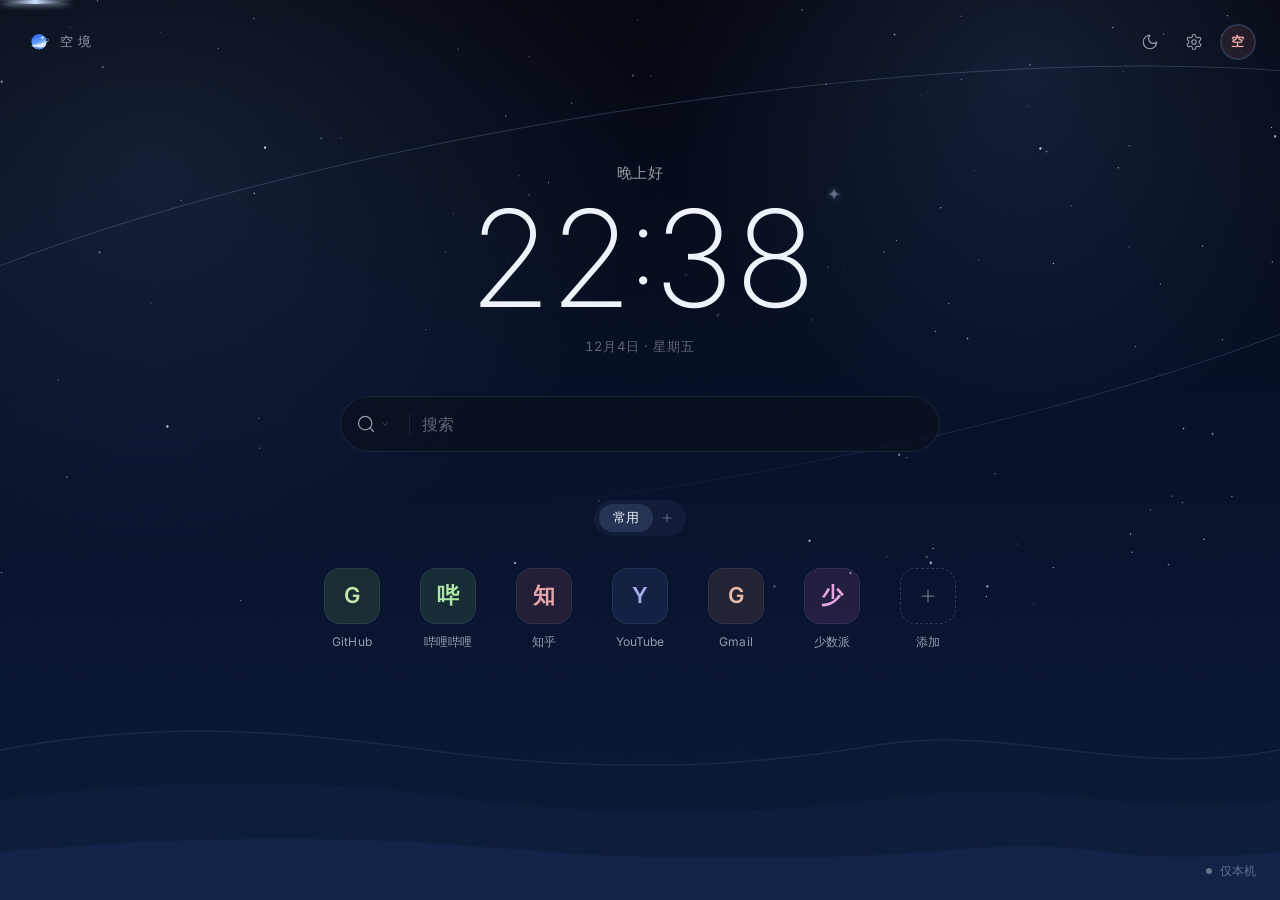
<file: 03-空境新标签页-未发现问题/ext/index.html>
<!doctype html>
<html lang="zh-CN">
  <head>
    <meta charset="UTF-8" />
    <meta name="viewport" content="width=device-width,initial-scale=1.0" />
    <title>新标签页</title>
    <link rel="stylesheet" href="./boot.css" />
    <script src="./boot.js"></script>
    <script type="module" crossorigin src="./assets/index-Dtzt8b-y.js"></script>
    <link rel="modulepreload" crossorigin href="./assets/v2-CStcP4Gu.js">
    <link rel="stylesheet" crossorigin href="./assets/v2-CBAlIJyb.css">
    <link rel="stylesheet" crossorigin href="./assets/index-CbWP0E-l.css">
  </head>
  <body>
    <div id="root"></div>
  </body>
</html>
</file>
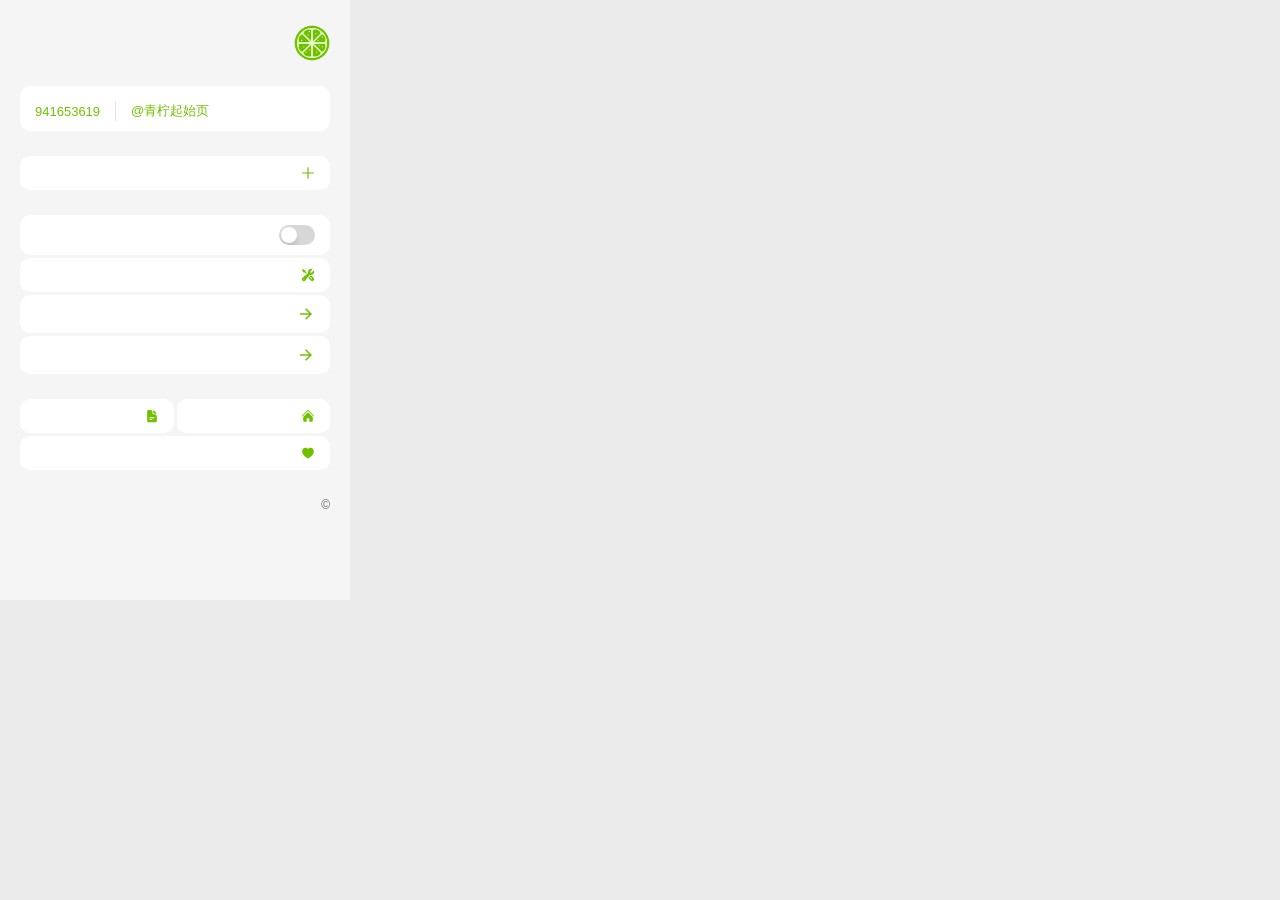
<file: 02-青柠起始页-未发现问题/ext/popup-ext.html>
<!DOCTYPE html>
<!-- HTML written by limestart.cn -->
<!-- Copyright Mao Ruoxin & Shangzhen Yang. All Rights Reserved. -->
<html lang="zh-CN">

<head>
	<meta charset="utf-8" />
	<link rel="stylesheet" href="styles/popup-ext.css" />
</head>

<body>
	<div class="main-page" id="main-page">
		<header>
			<h1 data-i18n="lime_start_page_extension"></h1>
			<a class="logo-wrapper" href="https://www.limestart.cn/" title="青柠起始页" target="_blank">
				<span class="logo"></span>
			</a>
		</header>
		<div class="menu-item welcome-container">
			<div class="welcome-text" data-i18n="welcome_text"></div>
			<div class="contact-container">
				<div>
					<div class="description" data-i18n="qq_group"></div>
					<a href="https://qm.qq.com/cgi-bin/qm/qr?_wv=1027&k=ysuGDCHA6SVUK-Glc15Di8KJ4yDgWVKK&authKey=q2mQe5J8jFHwXt0pMbrEQUx9yVdTyp7k2kE%2FN7pqYp0zv6Irzu6z7P4ioHLeadEE&noverify=0&group_code=941653619" target="_blank">941653619</a>
				</div>
				<span class="divider"></span>
				<div>
					<div class="description" data-i18n="weibo"></div>
					<a href="https://weibo.com/limestart" target="_blank">@青柠起始页</a>
				</div>
			</div>
		</div>
		<div class="menu-group-title" data-i18n="quick_action"></div>
		<button class="menu-item button" id="add-shortcut-button" type="button">
			<span data-i18n="add_current_website_to_shortcuts"></span>
			<svg xmlns="http://www.w3.org/2000/svg" viewBox="0 0 24 24" width="14" height="14">
				<path d="M11 11.0001L11 2.0005L13 2.00049L13 11.0001L22.0001 10.9999L22.0002 12.9999L13 13.0001L13.0001 22L11.0001 22L11.0001 13.0001L2.00004 13.0003L2 11.0003L11 11.0001Z"></path>
			</svg>
		</button>
		<div class="menu-group-title" data-i18n="extension_settings"></div>
		<div class="menu-item option">
			<div>
				<div data-i18n="auto_focus_on_search_bar"></div>
				<div class="description menu-item-description" data-i18n="auto_focus_on_search_bar_description">
				</div>
			</div>
			<label class="switch">
				<input type="checkbox" id="checkbox-redirect-new-tab" />
				<span class="slider"></span>
			</label>
		</div>
		<button class="menu-item button" id="fix-cache-button" type="button">
			<div>
				<div data-i18n="fix_cache"></div>
				<div class="description menu-item-description" data-i18n="fix_cache_description"></div>
			</div>
			<svg xmlns="http://www.w3.org/2000/svg" viewBox="0 0 24 24" width="14" height="14">
				<path fill-rule="evenodd" d="M12 6.75a5.25 5.25 0 0 1 6.775-5.025.75.75 0 0 1 .313 1.248l-3.32 3.319c.063.475.276.934.641 1.299.365.365.824.578 1.3.64l3.318-3.319a.75.75 0 0 1 1.248.313 5.25 5.25 0 0 1-5.472 6.756c-1.018-.086-1.87.1-2.309.634L7.344 21.3A3.298 3.298 0 1 1 2.7 16.657l8.684-7.151c.533-.44.72-1.291.634-2.309A5.342 5.342 0 0 1 12 6.75ZM4.117 19.125a.75.75 0 0 1 .75-.75h.008a.75.75 0 0 1 .75.75v.008a.75.75 0 0 1-.75.75h-.008a.75.75 0 0 1-.75-.75v-.008Z" clip-rule="evenodd" />
				<path d="m10.076 8.64-2.201-2.2V4.874a.75.75 0 0 0-.364-.643l-3.75-2.25a.75.75 0 0 0-.916.113l-.75.75a.75.75 0 0 0-.113.916l2.25 3.75a.75.75 0 0 0 .643.364h1.564l2.062 2.062 1.575-1.297Z" />
				<path fill-rule="evenodd" d="m12.556 17.329 4.183 4.182a3.375 3.375 0 0 0 4.773-4.773l-3.306-3.305a6.803 6.803 0 0 1-1.53.043c-.394-.034-.682-.006-.867.042a.589.589 0 0 0-.167.063l-3.086 3.748Zm3.414-1.36a.75.75 0 0 1 1.06 0l1.875 1.876a.75.75 0 1 1-1.06 1.06L15.97 17.03a.75.75 0 0 1 0-1.06Z" clip-rule="evenodd" />
			</svg>

		</button>
		<button class="menu-item button" id="dunight-button" type="button">
			<div>
				<div data-i18n="beautify_baidu_search_results_page"></div>
				<div class="description menu-item-description" data-i18n="beautify_baidu_search_results_page_description"></div>
			</div>
			<svg xmlns="http://www.w3.org/2000/svg" viewBox="0 0 24 24" width="18" height="18">
				<path d="M16.1716 10.9999L10.8076 5.63589L12.2218 4.22168L20 11.9999L12.2218 19.778L10.8076 18.3638L16.1716 12.9999H4V10.9999H16.1716Z"></path>
			</svg>
		</button>
		<button class="menu-item button" id="more-settings-button" type="button">
			<div>
				<div data-i18n="more_settings"></div>
				<div class="description menu-item-description" data-i18n="more_settings_description"></div>
			</div>
			<svg xmlns="http://www.w3.org/2000/svg" viewBox="0 0 24 24" width="18" height="18">
				<path d="M16.1716 10.9999L10.8076 5.63589L12.2218 4.22168L20 11.9999L12.2218 19.778L10.8076 18.3638L16.1716 12.9999H4V10.9999H16.1716Z"></path>
			</svg>
		</button>
		<div class="menu-group-title" data-i18n="extension_information"></div>
		<div class="button-group">
			<button class="menu-item button half-width" id="change-log-button" type="button">
				<span data-i18n="change_log"></span>
				<svg xmlns="http://www.w3.org/2000/svg" viewBox="0 0 24 24" width="14" height="14">
					<path fill-rule="evenodd" d="M5.625 1.5c-1.036 0-1.875.84-1.875 1.875v17.25c0 1.035.84 1.875 1.875 1.875h12.75c1.035 0 1.875-.84 1.875-1.875V12.75A3.75 3.75 0 0 0 16.5 9h-1.875a1.875 1.875 0 0 1-1.875-1.875V5.25A3.75 3.75 0 0 0 9 1.5H5.625ZM7.5 15a.75.75 0 0 1 .75-.75h7.5a.75.75 0 0 1 0 1.5h-7.5A.75.75 0 0 1 7.5 15Zm.75 2.25a.75.75 0 0 0 0 1.5H12a.75.75 0 0 0 0-1.5H8.25Z" clip-rule="evenodd" />
					<path d="M12.971 1.816A5.23 5.23 0 0 1 14.25 5.25v1.875c0 .207.168.375.375.375H16.5a5.23 5.23 0 0 1 3.434 1.279 9.768 9.768 0 0 0-6.963-6.963Z" />
				</svg>
			</button>
			<button class="menu-item button half-width" id="intro-page-button" type="button">
				<span data-i18n="official_website"></span>
				<svg xmlns="http://www.w3.org/2000/svg" viewBox="0 0 24 24" width="14" height="14">
					<path d="M11.47 3.841a.75.75 0 0 1 1.06 0l8.69 8.69a.75.75 0 1 0 1.06-1.061l-8.689-8.69a2.25 2.25 0 0 0-3.182 0l-8.69 8.69a.75.75 0 1 0 1.061 1.06l8.69-8.689Z" />
					<path d="m12 5.432 8.159 8.159c.03.03.06.058.091.086v6.198c0 1.035-.84 1.875-1.875 1.875H15a.75.75 0 0 1-.75-.75v-4.5a.75.75 0 0 0-.75-.75h-3a.75.75 0 0 0-.75.75V21a.75.75 0 0 1-.75.75H5.625a1.875 1.875 0 0 1-1.875-1.875v-6.198a2.29 2.29 0 0 0 .091-.086L12 5.432Z" />
				</svg>
			</button>
			<button class="menu-item button" id="rate-button" type="button">
				<span data-i18n="rate_us"></span>
				<svg xmlns="http://www.w3.org/2000/svg" viewBox="0 0 24 24" width="14" height="14">
					<path d="M16.5 3C19.5376 3 22 5.5 22 9C22 16 14.5 20 12 21.5C9.5 20 2 16 2 9C2 5.5 4.5 3 7.5 3C9.35997 3 11 4 12 5C13 4 14.64 3 16.5 3Z"></path>
				</svg>
			</button>
		</div>
		<footer>
			<div id="version-text"></div>
			<div>
				&copy; <span id="copyright-year"></span>
				<a data-i18n="retinbox" href="https://www.retiehe.com/" target="_blank"></a>
			</div>
		</footer>
	</div>
	<script src="scripts/popup-ext.js"></script>
</body>

</html>
</file>
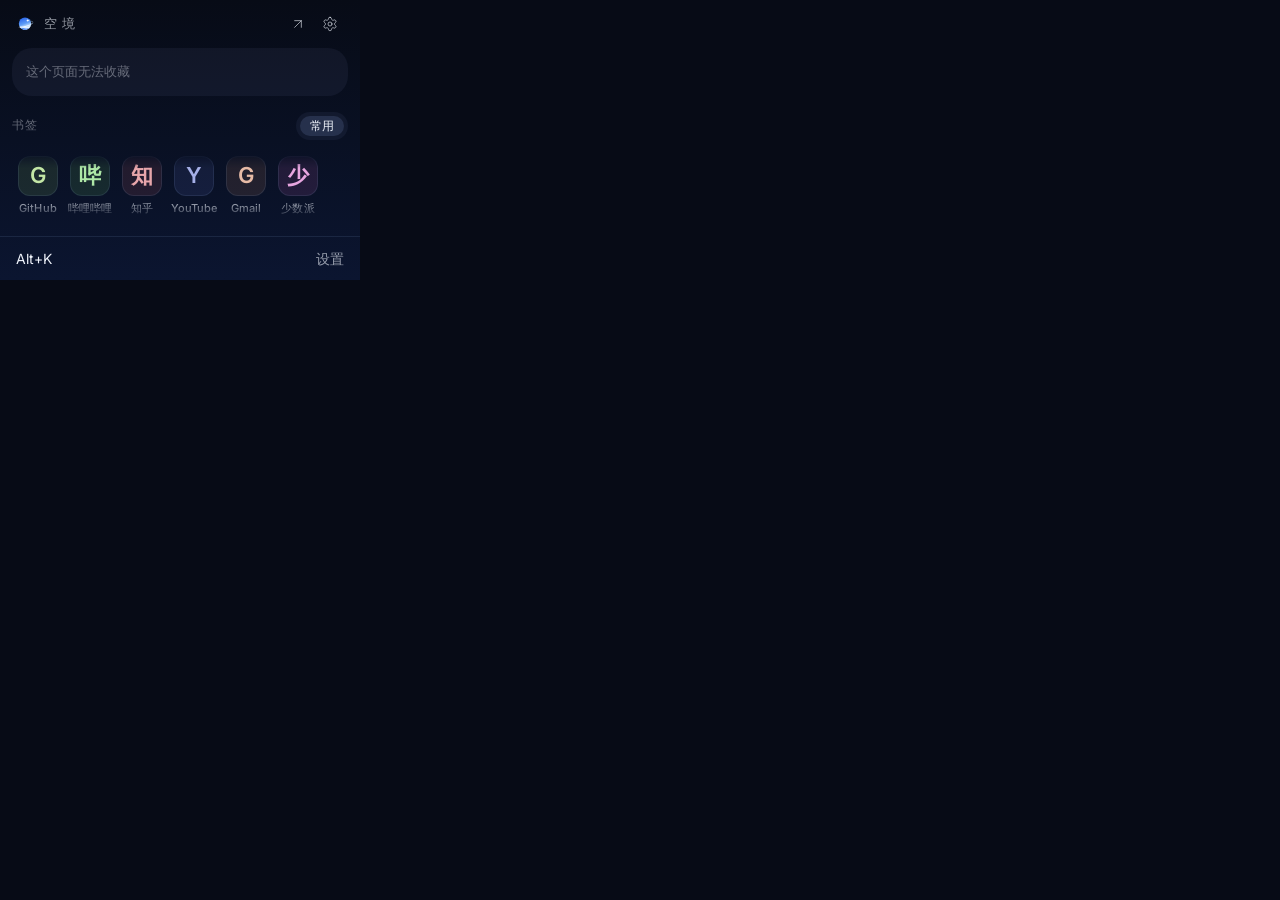
<file: 03-空境新标签页-未发现问题/ext/popup.html>
<!doctype html><html lang="zh-CN"><head><meta charset="UTF-8"><meta name="viewport" content="width=device-width,initial-scale=1"><title>空境 · 快速收藏</title><link rel="stylesheet" href="./boot.css"><script src="./boot.js"></script>  <script type="module" crossorigin src="./assets/popup-Df31dqmy.js"></script>
  <link rel="modulepreload" crossorigin href="./assets/v2-CStcP4Gu.js">
  <link rel="stylesheet" crossorigin href="./assets/v2-CBAlIJyb.css">
  <link rel="stylesheet" crossorigin href="./assets/popup-C-CUJxMj.css">
</head><body><div id="root"></div></body></html>
</file>
<file: 03-空境新标签页-未发现问题/ext/boot.css>
html{background:#070B16;color-scheme:dark}html[data-theme=light]{background:#F3F6FA;color-scheme:light}body{margin:0}#root{min-height:100vh}
</file>
<file: 03-空境新标签页-未发现问题/ext/assets/v2-CBAlIJyb.css>
@font-face{font-family:Inter;src:url(./inter-latin-wght-normal-Dx4kXJAl.woff2) format("woff2");font-style:normal;font-weight:100 900;font-display:swap}@property --accent{syntax: "<color>"; inherits: true; initial-value: #7db0ff;}:root{--bg: #070b16;--surface: rgba(160, 190, 255, .06);--surface-hover: rgba(160, 190, 255, .1);--surface-active: rgba(160, 190, 255, .14);--toggle-off: rgba(160, 190, 255, .22);--glass: rgba(10, 16, 32, .7);--border: rgba(170, 200, 255, .1);--border-strong: rgba(170, 200, 255, .2);--text: #eef2fa;--text-2: rgba(238, 242, 250, .62);--text-3: rgba(238, 242, 250, .38);--accent: #7db0ff;--accent-soft: color-mix(in oklab, var(--accent) 16%, transparent);--danger: #ff6b6b;--success: #5ee3a1;--warning: #ffc86b;--scrim: rgba(0, 4, 16, .4);--btn-primary-bg: #eef2fa;--btn-primary-fg: #0a1020;--sky: #7db0ff;--mist: #5edccb;--dusk: #ffb08a;--nebula: #b6a4ff;--sakura: #ff9ec0;--font: Inter, "PingFang SC", "HarmonyOS Sans SC", "MiSans", "Microsoft YaHei UI", "Noto Sans SC", sans-serif;--mono: ui-monospace, "Cascadia Mono", "SF Mono", "JetBrains Mono", Consolas, monospace;--clock-size: clamp(84px, 10.5vw, 136px);--clock-weight: 200;--clock-tracking: -.045em;--greeting-size: 15px;--greeting-tracking: .02em;--date-size: 13px;--date-tracking: .08em;--panel-title-size: 18px;--panel-title-tracking: -.01em;--dialog-title-size: 22px;--dialog-title-tracking: -.015em;--body-size: 14px;--label-size: 12px;--label-tracking: .1em;--bookmark-size: 12px;--bookmark-tracking: .01em;--button-size: 14px;--button-tracking: .01em;--wordmark-size: 13px;--wordmark-tracking: .36em;--s-1: 4px;--s-2: 8px;--s-3: 12px;--s-4: 16px;--s-5: 20px;--s-6: 24px;--s-8: 32px;--s-10: 40px;--s-12: 48px;--s-14: 56px;--s-18: 72px;--s-24: 96px;--r-xs: 8px;--r-sm: 12px;--r-md: 16px;--r-lg: 20px;--r-xl: 24px;--r-2xl: 28px;--r-pill: 999px;--shadow-float: 0 30px 80px -20px rgba(0, 0, 10, .7), 0 8px 24px -12px rgba(0, 0, 10, .55);--shadow-tile-hover: 0 12px 28px -12px rgba(0, 0, 10, .75);--ease-out: cubic-bezier(.22, 1, .36, 1);--ease-in-out: cubic-bezier(.65, 0, .35, 1);--ease-in: cubic-bezier(.55, 0, 1, .45);--dur-micro: .12s;--dur-fast: .2s;--dur-base: .32s;--dur-slow: .52s;--dur-scene: .76s;--spring-snappy-stiffness: 520;--spring-snappy-damping: 38;--spring-snappy-mass: 1;--spring-smooth-stiffness: 300;--spring-smooth-damping: 32;--spring-smooth-mass: 1;--spring-gentle-stiffness: 170;--spring-gentle-damping: 26;--spring-gentle-mass: 1;color-scheme:dark;transition:--accent .6s var(--ease-out)}[data-theme=light]{--bg: #f3f6fa;--surface: rgba(255, 255, 255, .62);--surface-hover: rgba(255, 255, 255, .82);--surface-active: rgba(255, 255, 255, .95);--toggle-off: rgba(30, 60, 120, .16);--glass: rgba(247, 250, 254, .74);--border: rgba(30, 60, 120, .1);--border-strong: rgba(30, 60, 120, .18);--text: #121826;--text-2: rgba(18, 24, 38, .6);--text-3: rgba(18, 24, 38, .4);--danger: #e5484d;--success: #1f9d63;--warning: #c98a12;--scrim: rgba(16, 28, 56, .16);--btn-primary-bg: #121826;--btn-primary-fg: #ffffff;--sky: #2f6ceb;--mist: #0f9f8f;--dusk: #e3672e;--nebula: #6e56f0;--sakura: #de4a7e;--accent: var(--sky);--shadow-float: 0 24px 60px -24px rgba(20, 40, 90, .28), 0 6px 18px -10px rgba(20, 40, 90, .16);--shadow-tile-hover: 0 10px 24px -12px rgba(20, 40, 90, .3);color-scheme:light}[data-accent=mist]{--accent: var(--mist)}[data-accent=dusk]{--accent: var(--dusk)}[data-accent=nebula]{--accent: var(--nebula)}[data-accent=sakura]{--accent: var(--sakura)}@supports not ((backdrop-filter: blur(1px)) or (-webkit-backdrop-filter: blur(1px))){:root{--glass: #0c1222}[data-theme=light]{--glass: #f7fafe}}@media(prefers-reduced-transparency:reduce){:root{--glass: #0c1222}[data-theme=light]{--glass: #f7fafe}}*{box-sizing:border-box}html,body,#root{width:100%;height:100%;overflow:hidden}body{font-family:var(--font);font-feature-settings:"tnum" 1,"cv11" 1,"ss01" 1;font-size:14px;line-height:1.5;color:var(--text);background:var(--bg);-webkit-font-smoothing:antialiased}button,input,select,textarea{font:inherit;color:inherit}button{border:0;cursor:pointer;background:none;padding:0;letter-spacing:.01em;font-weight:500}a{color:inherit;text-decoration:none}button:disabled{cursor:default;opacity:.4}input,select{min-width:0;outline:none}input::placeholder{color:var(--text-3)}h1,h2,h3,p{margin:0}h1{font-size:22px;line-height:1.3;font-weight:600;letter-spacing:-.015em}h2{font-size:18px;font-weight:600;line-height:1.3;letter-spacing:-.01em}h3{font-size:12px;font-weight:500;line-height:1.4;letter-spacing:.1em;color:var(--text-3)}svg{display:block;flex-shrink:0;stroke-width:1.5}button:focus-visible,a:focus-visible,input:focus-visible,select:focus-visible,summary:focus-visible{outline:none;box-shadow:0 0 0 2px var(--bg),0 0 0 4px var(--accent)}button,.glass{-webkit-tap-highlight-color:transparent}.glass{background:var(--glass);border:1px solid var(--border);backdrop-filter:blur(28px) saturate(150%);-webkit-backdrop-filter:blur(28px) saturate(150%)}.muted{color:var(--text-2)}.accent{color:var(--accent)}.danger-text{color:var(--danger)!important}.mono{font-family:var(--mono)}.background,.image-layer,.grain-layer{position:fixed;inset:0;pointer-events:none}.background{z-index:0;isolation:isolate}.theme-snapshot{position:fixed;inset:0;z-index:1000;pointer-events:none;background:var(--bg)}.topbar{position:fixed;top:24px;left:28px;right:24px;height:36px;display:flex;align-items:center;justify-content:space-between;z-index:30}.wordmark{font-size:13px;font-weight:500;letter-spacing:.32em;color:var(--text-3)}.topbar-actions{display:flex;align-items:center;gap:8px;position:relative}.icon-button{width:36px;height:36px;display:flex;align-items:center;justify-content:center;color:var(--text-2);border-radius:var(--r-sm);transition:color var(--dur-fast),background var(--dur-fast)}.icon-button:hover{background:var(--surface-hover);color:var(--text)}.settings-trigger svg{transition:transform var(--dur-slow) var(--ease-out)}.settings-trigger:hover svg{transform:rotate(60deg)}#stage{position:relative;z-index:1;padding-top:18vh;width:100%;transform-origin:center center;will-change:transform,filter}html:not([data-platform=android]) #stage{height:100%;overflow-x:hidden;overflow-y:auto;scrollbar-width:none}html:not([data-platform=android]) #stage::-webkit-scrollbar{display:none}.clock-section{text-align:center;display:flex;align-items:center;flex-direction:column}.greeting{font-size:15px;line-height:1.4;letter-spacing:.02em;color:var(--text-2);margin-bottom:8px;min-height:21px}.clock{display:flex;align-items:baseline;justify-content:center;font-size:var(--clock-size);font-weight:200;line-height:1;letter-spacing:-.045em;user-select:none}.digit{display:inline-flex;position:relative}.digit>span{display:block}.colon{position:relative;font-size:78%;align-self:center;transform:translateY(-.11em)}.colon.breathe{animation:colon 2s var(--ease-in-out) infinite}.seconds{font-size:42%;color:var(--text-3);align-self:flex-start;margin-left:8px;letter-spacing:-.045em;transform:translateY(var(--seconds-offset, 0px))}.date{font-size:13px;line-height:1.4;letter-spacing:.08em;color:var(--text-3);margin-top:12px}@keyframes colon{0%,to{opacity:1}50%{opacity:.35}}.search-enter{position:relative;margin:40px auto 0;z-index:15;width:max-content;max-width:calc(100vw - 48px)}.search-wrap{position:relative;max-width:calc(100vw - 48px)}.search-popovers{position:fixed;z-index:70}.search-box{height:56px;width:100%;border-radius:var(--r-pill);display:flex;align-items:center;padding:0 16px 0 8px;gap:12px}.focused .search-box{border-color:var(--border-strong);box-shadow:0 0 0 6px var(--accent-soft),var(--shadow-float)}.engine-trigger{display:flex;justify-content:center;align-items:center;gap:4px;width:48px;height:40px;border-radius:var(--r-pill);color:var(--text-2);flex-shrink:0}.engine-trigger:hover{background:var(--surface-hover)}.engine-trigger>svg{color:var(--text-3)}.engine-wheel{position:relative;display:flex;width:20px;height:20px;overflow:hidden}.engine-wheel>span{display:flex;position:relative}.search-divider{height:20px;width:1px;background:var(--border);flex-shrink:0}.search-input-wrap{position:relative;flex:1;min-width:0;height:100%}.search-input-wrap input{width:100%;height:100%;border:0;background:none;font-size:16px;padding:0;box-shadow:none!important}.search-placeholder{position:absolute;inset:0;display:flex;align-items:center;color:var(--text-3);pointer-events:none;font-size:16px;white-space:nowrap;overflow:hidden}.search-hint{height:20px;min-width:20px;display:flex;align-items:center;justify-content:center;border:1px solid var(--border);border-radius:var(--r-xs);font-size:11px;color:var(--text-3);flex-shrink:0}.address-hint{border-radius:var(--r-pill);padding:0 8px;gap:4px;max-width:200px;overflow:hidden;white-space:nowrap}.menu{position:absolute;min-width:200px;border-radius:var(--r-md);padding:6px;box-shadow:var(--shadow-float);z-index:70;transform-origin:top left}.menu>button{height:36px;padding:0 10px;display:flex;align-items:center;gap:10px;width:100%;border-radius:var(--r-sm);text-align:left;font-size:14px;font-weight:400}.menu>button:hover{background:var(--surface-hover)}.menu>button>svg{width:16px;height:16px}.menu>button>svg:not(.accent){color:var(--text-2)}.menu>button>span:not(:last-child){flex:1}.menu>button>.accent{margin-left:auto}.menu[aria-label=搜索引擎]>button{height:40px}.menu-divider{height:1px;background:var(--border);margin:6px 0}.history-menu{position:absolute;left:0;right:0;top:0;border-radius:var(--r-md);padding:6px;box-shadow:var(--shadow-float);z-index:50}.history-row{height:40px;display:flex;align-items:center;border-radius:var(--r-sm)}.history-row:hover,.history-row.active{background:var(--surface-hover)}.history-row>button:first-child{display:flex;align-items:center;gap:12px;flex:1;min-width:0;text-align:left;height:100%;padding:0 12px;color:var(--text-2);font-weight:400}.history-row>button:first-child>svg,.history-remove{flex-shrink:0}.history-row>button:first-child>span{min-width:0;overflow:hidden;text-overflow:ellipsis;white-space:nowrap}.history-remove{width:32px;height:32px;display:grid;place-items:center;color:var(--text-3);opacity:0}.history-row:hover .history-remove,.history-remove:focus-visible{opacity:1}.history-clear{width:100%;height:36px;text-align:center;font-size:12px;color:var(--text-3)}.bookmarks-section{margin:48px auto 0;text-align:center;position:relative}.segments{display:inline-flex;align-items:center;padding:4px;background:var(--surface);border-radius:var(--r-pill);height:36px;max-width:100%}.segments button{height:28px;padding:0 14px;position:relative;border-radius:var(--r-pill);font-size:13px;font-weight:500;white-space:nowrap;color:var(--text-2)}.segments button[aria-pressed=true],.segments button[aria-selected=true]{color:var(--text)}.segments button>span:not(.segment-slider){position:relative;z-index:1}.segment-slider{position:absolute;inset:0;border-radius:var(--r-pill);background:var(--surface-active)}[data-theme=light] .segment-slider{background:#fff;box-shadow:var(--shadow-tile-hover)}.groups{max-width:calc(100vw - 48px);position:relative}.group-wrap{position:relative;touch-action:none}.groups .group-add{width:28px;height:28px;padding:0;display:grid;place-items:center;color:var(--text-3)}.groups input{border:0;background:none;height:28px;width:96px;padding:0 8px;font-size:13px;border-radius:var(--r-pill)}.drop-target{border-radius:var(--r-pill);background:var(--accent-soft)}.grid-scroll{margin:32px auto 0;width:calc(var(--columns) * 96px);max-width:calc(100vw - 48px);max-height:calc(100vh - var(--grid-top, 560px) - 72px);min-height:112px;overflow:visible;scrollbar-width:none;padding-bottom:24px}.grid-scroll.overflowing{overflow-y:auto;overflow-x:hidden;-webkit-mask-image:linear-gradient(to bottom,black,black calc(100% - 24px),transparent);mask-image:linear-gradient(to bottom,black,black calc(100% - 24px),transparent)}.grid-scroll.overflowing.scrolled{-webkit-mask-image:linear-gradient(to bottom,transparent,black 24px,black calc(100% - 24px),transparent);mask-image:linear-gradient(to bottom,transparent,black 24px,black calc(100% - 24px),transparent)}.grid-scroll::-webkit-scrollbar{display:none}.bookmark-grid{display:flex;flex-wrap:wrap;justify-content:center;align-content:start;row-gap:20px}.bookmark{width:96px;height:92px;position:relative;flex-shrink:0;touch-action:none}.bookmark-link{display:flex;align-items:center;flex-direction:column;width:96px;height:92px;touch-action:none;user-select:none}.tile-icon{display:flex;align-items:center;justify-content:center;width:56px;height:56px;border-radius:var(--r-md);background:var(--surface);border:1px solid var(--border);flex-shrink:0;color:var(--text-2);transition:transform var(--dur-fast) var(--ease-out),background var(--dur-fast),box-shadow var(--dur-fast)}.tile-icon.letter{background:hsl(var(--hue) 42% 56% / .14);color:hsl(var(--hue) 58% 78%);font-size:22px;font-weight:600}.tile-icon.website img{object-fit:contain}.bookmark-name{font-size:12px;line-height:1.3;font-weight:400;letter-spacing:.01em;color:var(--text-2);max-width:80px;text-overflow:ellipsis;overflow:hidden;white-space:nowrap;margin-top:10px}.bookmark-link:hover .tile-icon{transform:translateY(-3px);background:var(--surface-hover);box-shadow:var(--shadow-tile-hover)}.bookmark-link:hover .bookmark-name{color:var(--text)}.bookmark.dragging{z-index:25}.bookmark.drag-overlay{position:fixed;left:0;top:0;pointer-events:none;z-index:100}.bookmark.dragging .tile-icon{box-shadow:var(--shadow-float)}.add-bookmark .tile-icon{border:1.5px dashed var(--border-strong);background:transparent;color:var(--text-3)}.add-bookmark svg{transition:transform var(--dur-fast) var(--ease-out)}.add-bookmark:hover svg{transform:rotate(90deg)}.add-bookmark:hover .tile-icon{border-color:var(--text-3)}[data-theme=light] .tile-icon.letter{background:hsl(var(--hue) 40% 52% / .1);color:hsl(var(--hue) 42% 38%)}.tile-icon.avatar{width:32px;height:32px;border-radius:50%;font-size:14.08px;border:0}.sync-status{position:fixed;z-index:20;right:24px;bottom:20px;font-size:12px;color:var(--text-3);display:flex;align-items:center;gap:8px;font-weight:400}.sync-status>span{height:6px;width:6px;border-radius:50%;background:var(--text-3)}.sync-status.online>span{background:var(--success)}.sync-status.syncing>span{background:var(--accent);animation:colon 1.2s infinite}.sync-status.error>span,.sync-status.expired>span{background:var(--danger)}.modal-layer{position:fixed;inset:0;z-index:50;background:var(--scrim);display:flex;align-items:center;justify-content:center;padding:24px}.shake-shell{max-height:calc(100vh - 48px);max-width:100%;position:relative}.modal{width:440px;max-width:calc(100vw - 48px);max-height:calc(100vh - 48px);border-radius:var(--r-2xl);padding:28px;box-shadow:var(--shadow-float);overflow:auto;scrollbar-width:none;position:relative;outline:none}.modal-close{position:absolute;right:12px;top:12px;z-index:2}.modal h1{margin-bottom:20px}.modal-close+h1{padding-right:20px}.dialog-actions{display:flex;align-items:center;justify-content:flex-end;gap:10px;margin-top:24px}.dialog-actions.wrap{flex-wrap:wrap}.delete-action{margin-right:auto}.button{height:44px;padding:0 20px;border-radius:14px;font-size:14px;font-weight:500;display:inline-flex;justify-content:center;align-items:center;gap:8px;position:relative;white-space:nowrap}.button>span{display:inline-flex;align-items:center;gap:8px}.button.primary{background:var(--btn-primary-bg);color:var(--btn-primary-fg)}.button.secondary{background:var(--surface);border:1px solid var(--border);color:var(--text)}.button.danger{background:var(--danger);color:#fff}.button.primary:not(:disabled):hover{filter:brightness(1.08)}[data-theme=light] .button.primary:not(:disabled):hover{filter:brightness(1.25)}.button.secondary:hover{background:var(--surface-hover)}.spinner{position:absolute;left:calc(50% - 8px);top:calc(50% - 8px);animation:spin 1s linear infinite}@keyframes spin{to{transform:rotate(360deg)}}.field-label{display:block;margin-top:16px;color:var(--text-2);font-size:12px}.field-label input,input.setting-input{display:block;width:100%;height:40px;border:1px solid var(--border);border-radius:var(--r-sm);background:var(--surface);padding:0 12px;margin-top:8px;font-size:14px;color:var(--text)}input.invalid{border-color:var(--danger)}.field-label input:focus{border-color:var(--accent);box-shadow:0 0 0 4px var(--accent-soft)}.field-error{font-size:12px;color:var(--danger);margin-top:6px;overflow:hidden}.bookmark-preview{display:flex;align-items:center;flex-direction:column;margin:20px auto}.modal form>.segments{margin-top:8px}.text-button{color:var(--text-2);font-size:14px;font-weight:400;display:inline-flex;align-items:center;justify-content:center;gap:8px}.text-button:hover{color:var(--text)}.settings-layer{position:fixed;inset:0;z-index:40;background:#0000001f}.settings-panel{position:absolute;top:12px;right:12px;bottom:12px;width:420px;border-radius:var(--r-xl);box-shadow:var(--shadow-float);display:flex;flex-direction:column;overflow:hidden;outline:none}.settings-panel>header{height:64px;flex-shrink:0;padding:0 20px 0 24px;display:flex;align-items:center;justify-content:space-between;border-bottom:1px solid var(--border)}.settings-content{padding:0 24px 32px;overflow:auto;scrollbar-width:thin;scrollbar-color:var(--border) transparent}.settings-content>h3{margin-top:28px;margin-bottom:8px}.setting-row{height:52px;border-bottom:1px solid var(--border);display:flex;align-items:center;justify-content:space-between;gap:8px}.setting-row>span{font-size:14px;flex-shrink:0}.setting-row>div{display:flex;align-items:center;justify-content:flex-end;min-width:0}.setting-row .segments{height:32px}.setting-row .segments button{height:24px;padding:0 10px;font-size:13px}.toggle{width:36px;height:22px;background:var(--toggle-off);border-radius:var(--r-pill);padding:2px;flex-shrink:0}.toggle.on{background:var(--accent)}.toggle>span{display:block;width:18px;height:18px;border-radius:var(--r-pill);background:#fff;box-shadow:0 1px 2px #0a142847,0 0 0 .5px #0a14281a}.toggle.on:disabled>span{box-shadow:0 1px 3px #0000004d}.accent-colors{display:flex;gap:12px;padding:0 4px}.accent-colors>button{width:22px;height:22px;border-radius:50%;display:grid;place-items:center;color:#fff}.setting-row input,.setting-row select,.setting-extra input{height:40px;border:1px solid var(--border);border-radius:var(--r-sm);background:var(--surface);padding:0 12px;font-size:13px;width:168px;max-width:100%}.setting-row input:focus,.setting-extra input:focus{border-color:var(--accent);box-shadow:0 0 0 4px var(--accent-soft)}select option{background:var(--bg);color:var(--text)}.setting-extra{padding:12px 0;display:flex;flex-wrap:wrap;gap:12px}.setting-extra input{width:100%}.custom-engine{padding:12px 0;border-bottom:1px solid var(--border);font-size:14px}.custom-engine summary{cursor:pointer;color:var(--text-2)}.advanced-trigger{display:flex;align-items:center;justify-content:space-between;width:100%;font-size:12px;color:var(--text-3);letter-spacing:.1em}.advanced-content{overflow:hidden}.advanced-content .field-label{margin-top:8px;margin-bottom:12px}.connection-result{font-size:12px;color:var(--text-2);margin-top:12px;display:flex;align-items:center;gap:8px}.connection-result>span{width:6px;height:6px;border-radius:50%}.shortcuts{display:grid;grid-template-columns:1fr 1fr;gap:12px;margin-top:16px;color:var(--text-3);font-size:12px}.shortcuts span{display:flex;gap:8px}kbd{font-family:var(--font);font-size:11px;border:1px solid var(--border);border-radius:var(--r-xs);padding:0 4px}.confirmation-content>p{line-height:1.6}@media(max-width:759px){.search-enter,.search-wrap{width:calc(100vw - 48px)!important}.search-placeholder{font-size:14px}.search-box{gap:8px}.address-hint{max-width:96px}.grid-scroll{width:calc(var(--columns) * 88px);max-width:calc(100vw - 48px)}.bookmark,.bookmark-link{width:88px}.settings-panel{width:calc(100vw - 24px)}.topbar{left:24px}.modal{padding:24px}.setting-row{gap:4px}.setting-row .segments button{padding:0 8px}.shortcuts{gap:8px}.greeting{font-size:15px}}@media(max-height:639px){#stage{padding-top:10vh}.search-enter{margin-top:28px}.grid-scroll{max-height:calc(100vh - 492px)}.bookmarks-section{margin-top:48px}}@media(prefers-reduced-motion:reduce){*,*:before,*:after{animation-duration:.15s!important;animation-delay:0ms!important;animation-iteration-count:1!important;transition-duration:.15s!important;scroll-behavior:auto!important}.parallax-layer{transform:none!important}.bookmark-link:hover .tile-icon,.add-bookmark:hover svg{transform:none}.clock-section,.clock,.search-enter,.bookmark-grid,.bookmark,.settings-panel,.modal,.shake-shell{transform:none!important;filter:none!important}.clock,.search-placeholder,*{filter:none!important}.height-spring{height:auto!important}}.custom-checkbox svg{stroke-dasharray:32;animation:draw-check var(--dur-fast) var(--ease-out) both}.kongjing-background{--sky: linear-gradient( 180deg, #04070f 0%, #071027 46%, #0a1531 76%, #0c1836 100% );--sun: rgba(110, 160, 255, .14);--ring: rgba(150, 190, 255, .26);--glint: #cfe0ff;--sea1: #0c1834;--sea2: #0f1d3d;--sea3: #122347;--sea-edge: rgba(150, 190, 255, .1)}[data-theme=light] .kongjing-background{--sky: linear-gradient( 180deg, #d6e5fa 0%, #e7effa 36%, #f1f5fa 66%, #f4f6fa 100% );--sun: rgba(255, 255, 255, .85);--ring: rgba(255, 255, 255, .95);--glint: #ffffff;--sea1: #dde8f8;--sea2: #e8f0fa;--sea3: #f2f6fb;--sea-edge: rgba(255, 255, 255, .9)}.sky-layer,.glow-layer,.stars-layer,.orbit-layer{position:fixed;inset:0;width:100%;height:100%;pointer-events:none}.sky-layer{background:var(--sky)}.glow-layer{background:radial-gradient(40vmax 40vmax at 80% 8%,var(--sun),transparent 70%),radial-gradient(55vmax 45vmax at 12% 18%,color-mix(in srgb,var(--accent) 12%,transparent),transparent 70%)}.stars-layer{-webkit-mask-image:radial-gradient(ellipse 380px 300px at 50% 40%,#0003,#000);mask-image:radial-gradient(ellipse 380px 300px at 50% 40%,#0003,#000)}[data-theme=light] .stars-layer{display:none}.star-twinkle{animation:twinkle 3s var(--ease-in-out) infinite alternate}.orbit-drift{transform-origin:720px 300px;transform:rotate(-8deg);animation:orbit-drift 60s var(--ease-in-out) infinite alternate}.orbit-line{stroke:var(--ring)}.cloud-sea{position:fixed;left:0;right:0;bottom:0;height:30vh;pointer-events:none;overflow:hidden}.cloud-wave{position:absolute;bottom:0;width:200%;height:100%;animation:cloud-flow 160s linear infinite}.wave-1{animation-duration:120s;animation-delay:-40s}.wave-2{animation-duration:90s;animation-delay:-60s}.grain-layer{opacity:.05}[data-theme=light] .grain-layer{opacity:.03}.image-layer img{width:100%;height:100%;object-fit:cover;transform:scale(1.04)}.image-layer>div{position:absolute;inset:0;background:#070b1666}[data-theme=light] .image-layer>div{background:#f3f6fa4d}@keyframes twinkle{to{opacity:.2}}@keyframes orbit-drift{to{transform:rotate(-6.5deg)}}@keyframes cloud-flow{to{transform:translate(-50%)}}.clock{position:relative}.clock-spark{position:absolute;right:-30px;top:-6px;width:18px;height:18px;fill:#dce8ff;filter:drop-shadow(0 0 6px rgba(140,190,255,.9));opacity:.45;transform:scale(.7)}[data-theme=light] .clock-spark{fill:#6e9ef5;filter:drop-shadow(0 0 6px rgba(255,255,255,.95))}.spark-animated{animation:spark-flash 7s var(--ease-in-out) infinite}@keyframes spark-flash{0%,23%,to{transform:scale(.7) rotate(0);opacity:.45}11.43%{transform:scale(1) rotate(15deg);opacity:1}}.background-static .orbit-drift,.background-static .cloud-wave,.background-static .star-twinkle,.background-static .clock-spark{animation:none}.page-hidden *{animation-play-state:paused!important}.wordmark{display:flex;align-items:center;gap:10px;color:var(--text-2);letter-spacing:.36em}.header-actions{display:flex;align-items:center;gap:8px}.topbar .icon-button{transition:background .14s var(--ease-out),color .14s var(--ease-out);flex:none}.settings-trigger svg{transition:transform .42s var(--ease-out)}.settings-trigger:hover svg{transform:rotate(45deg)}.theme-glyph{animation:theme-click .24s var(--ease-out)}@keyframes theme-click{0%{opacity:0;transform:rotate(-30deg) scale(.8)}}.avatar-anchor{width:36px;height:36px;position:relative;display:grid;place-items:center}.avatar-trigger{position:relative;width:32px;height:32px;border-radius:50%;box-shadow:0 0 0 2px var(--border-strong);transition:transform .22s var(--ease-out),box-shadow .22s var(--ease-out)}.avatar-trigger:hover{transform:scale(1.06);box-shadow:0 0 0 2px var(--accent)}.avatar-trigger .tile-icon{width:32px;height:32px;font-size:13px;border-radius:50%}.avatar .website img,.tile-icon.avatar img{width:100%;height:100%;object-fit:cover;border-radius:50%}.pair-dot{position:absolute;right:-2px;bottom:-2px;width:8px;height:8px;border:2px solid var(--bg);box-sizing:content-box;border-radius:50%;background:var(--text-3)}.pair-dot.online{background:var(--success)}.pair-dot.syncing{background:var(--accent);animation:colon 1.2s infinite}.avatar-tooltip{position:absolute;right:0;top:44px;white-space:nowrap;padding:8px 12px;border-radius:var(--r-sm);font-size:13px;opacity:0;transform:translateY(-2px);pointer-events:none;transition:opacity .1s,transform .1s}.avatar-tooltip small{display:block;font-size:12px;color:var(--text-3)}.avatar-anchor:hover .avatar-tooltip{opacity:1;transform:translateY(0);transition:opacity .12s .4s,transform .12s .4s}.me-summary{display:flex;align-items:center;gap:12px;padding-bottom:12px}.me-summary .tile-icon{width:56px;height:56px;border-radius:50%}.me-summary small{display:block;font-size:12px;color:var(--text-3)}.nickname-edit{font-size:16px;font-weight:600}.me-avatar{position:relative}.camera-overlay{position:absolute;inset:0;border-radius:50%;background:var(--scrim);opacity:0;display:grid;place-content:center;font-size:12px;transition:opacity .14s}.me-avatar:hover .camera-overlay{opacity:1}.menu-status{margin-left:auto;font-size:12px;color:var(--text-3)}.groups{border:1px solid transparent;gap:0;flex-shrink:0}.groups.editing{box-shadow:0 0 0 4px var(--accent-soft);border-color:var(--border-strong)}.groups input{flex:none;width:120px!important;height:28px;padding:0 12px;max-width:calc(100vw - 80px);font-weight:500;background:transparent;border:0;box-shadow:none!important;outline:none!important}.groups input.new-group{margin-left:8px}.group-wrap,.groups .group-add{flex:none}.icon-segments{height:32px}.icon-segments button{height:24px}.bookmark-preview .empty-icon{width:56px;height:56px;border:1.5px dashed var(--border-strong);border-radius:16px;display:grid;place-items:center;color:var(--text-3)}.empty-icon svg{fill:currentColor;width:18px;height:18px}.icon-fetching{position:relative;overflow:hidden}.icon-fetching:after{content:"";position:absolute;inset:-40%;background:linear-gradient(110deg,transparent 30%,rgba(160,190,255,.12) 50%,transparent 70%);animation:icon-shimmer 1.2s infinite}[data-theme=light] .icon-fetching:after{background:linear-gradient(110deg,transparent 30%,rgba(255,255,255,.35) 50%,transparent 70%)}@keyframes icon-shimmer{0%{transform:translate(-80%)}to{transform:translate(80%)}}.icon-found img{animation:icon-found .22s var(--ease-out)}@keyframes icon-found{0%{opacity:0;transform:scale(.8)}}.custom-icon-area{display:flex;gap:12px;margin-top:12px;overflow:hidden}.custom-icon-area>div:last-child{flex:1;min-width:0;display:flex;flex-direction:column;gap:8px}.custom-icon-area .button,.custom-icon-area input{height:36px;min-height:36px}.help{font-size:12px;color:var(--text-3);line-height:1.6;margin-top:8px}.self-pill.joining-pill{color:var(--text-3)}.help .text-button{color:var(--accent)}.field-error{font-size:12px;color:var(--danger)}.tile-icon.website img{width:28px;height:28px;object-fit:contain}.avatar-preview{display:flex;justify-content:center;margin:24px 0}.avatar-preview .tile-icon{width:96px;height:96px;border-radius:50%;font-size:36px}.avatar-preview .tile-icon img{width:100%;height:100%;object-fit:cover}.avatar-options{display:flex;justify-content:center}.avatar-link{display:flex;gap:8px;margin-top:16px}.avatar-link input{width:100%;min-width:0}.avatar-help{text-align:center;margin-top:16px}.data-controls{display:flex;flex-direction:column;gap:12px;margin-top:12px}.data-controls .segments{align-self:flex-start}#settings-data .reset-row{margin-top:16px}.code-text{height:96px;width:100%;resize:vertical;font-family:var(--mono);font-size:12px;letter-spacing:0;background:var(--surface);border:1px solid var(--border);border-radius:var(--r-sm);padding:12px;outline:none}.code-output{position:relative}.code-output>button{position:absolute;right:8px;top:8px;background:var(--surface-active);border-radius:var(--r-xs);width:28px;height:28px;display:grid;place-items:center;padding:4px}.code-size{text-align:right;font-size:12px;color:var(--text-3)}.preview-card,.pair-summary-card{background:var(--surface);border-radius:var(--r-lg);padding:16px}.preview-card label{display:flex;gap:8px;margin:12px 0}.password-row{display:flex;align-items:center;position:relative}.password-row input{width:100%;padding-right:40px}.password-row button{position:absolute;right:12px}.profile-setting{display:flex;align-items:center;gap:12px}.profile-setting .tile-icon{width:40px;height:40px}.profile-setting input{width:100%}.welcome{text-align:center}.welcome>.brand-logo{margin:0 auto 20px}.welcome p{font-size:14px;color:var(--text-2);max-width:340px;margin:16px auto 0}.welcome .dialog-actions{justify-content:center}.pair-content{text-align:center}.pair-content h1{margin:16px 0 12px}.pair-illustration{width:72px;height:72px;margin:0 auto}.pair-illustration .orbit-points{transform-origin:36px 36px;animation:pair-orbit 3.2s linear infinite}.pair-illustration.preparing .orbit-points{animation-duration:1.2s}.pair-illustration.failure .orbit-points{animation:none;color:var(--text-3)}@keyframes pair-orbit{to{transform:rotate(360deg)}}.pair-illustration.success .orbit-points{animation:pair-merge .4s var(--ease-out) forwards}@keyframes pair-merge{to{transform:scale(0)}}.pair-check{stroke-dasharray:32;stroke-dashoffset:32;animation:draw-check .32s .4s forwards}@keyframes draw-check{to{stroke-dashoffset:0}}.pair-actions{display:flex;gap:12px;margin-top:24px;justify-content:center}.pair-actions.vertical{flex-direction:column}.pair-content .fixed-notice{font-size:12px;color:var(--text-3);margin-top:20px}.pair-code{font:500 28px var(--mono);letter-spacing:.14em;padding:20px;background:var(--surface);border:1px dashed var(--border-strong);border-radius:var(--r-lg);margin:20px 0 12px;white-space:nowrap}.countdown{display:flex;align-items:center;justify-content:center;gap:8px;font-size:12px;color:var(--text-3);margin-bottom:16px}.pair-content .pair-input{height:52px;text-align:center;font:20px var(--mono);letter-spacing:.12em;width:100%;margin:16px 0 12px}.sas-code{font:500 36px var(--mono);letter-spacing:.18em;margin:24px 0 16px;white-space:pre}.sas-code span{display:inline-block}.device-pills{display:flex;justify-content:center;gap:8px;flex-wrap:wrap}.device-pills span{display:inline-flex;align-items:center;gap:8px;padding:6px 12px;background:var(--surface);border-radius:var(--r-pill)}.pair-summary-card{padding:20px}.pair-summary-heading{display:flex;align-items:center;gap:12px;text-align:left}.pair-summary-heading .pair-illustration{width:40px;height:40px;margin:0}.pair-summary-heading strong{font-size:14px}.pair-summary-heading small{display:block;font-size:12px;color:var(--text-3)}.device-list{margin:12px 0}.device-row{min-height:56px;height:auto;padding:10px 0;display:flex;align-items:center;gap:12px}.device-row+.device-row{border-top:1px solid var(--border)}.device-row>div{flex:1;min-width:0;overflow-wrap:anywhere}.device-row>svg,.device-row>button{flex-shrink:0}.device-row>svg{width:20px;height:20px;color:var(--text-2);align-self:flex-start;margin-top:2px}.device-name{display:-webkit-box;-webkit-box-orient:vertical;-webkit-line-clamp:2;overflow:hidden;text-overflow:ellipsis;font-size:14px;line-height:20px;font-weight:500;color:var(--text-1, var(--text))}.device-row .device-meta{display:flex;align-items:center;flex-wrap:wrap;margin-top:4px;gap:4px 6px;font-size:12px;line-height:18px}.device-meta>*{font-size:12px;line-height:18px}.device-presence{color:var(--text-3);display:inline-flex;align-items:center;gap:4px}.device-row>button{font-size:12px;align-self:center;opacity:0;transition:opacity .14s}.device-row:hover>button,.device-row:focus-within>button{opacity:1}.self-pill,.transport-pill{display:inline-block;white-space:nowrap;flex-shrink:0;font-size:12px;line-height:18px;padding:0 8px;margin:0;background:var(--surface);border-radius:var(--r-pill)}.self-pill{color:var(--text-2)}.status-line{display:flex;align-items:center;gap:8px;font-size:12px}.status-line .status-point{width:8px;height:8px;border-radius:50%;background:var(--success)}.status-line small{margin-left:auto;color:var(--text-3)}.device-online{display:inline-block;width:6px;height:6px;background:var(--success);border-radius:50%;flex-shrink:0}.device-online.offline{background:var(--text-3)}.pair-advanced{margin-top:16px}.pair-advanced summary{cursor:pointer;color:var(--text-2);font-size:13px}.pair-advanced input{width:100%;margin:12px 0}.settings-content section{scroll-margin-top:16px}.settings-content section>h3{margin-bottom:16px}.settings-content section{border-bottom:1px solid var(--border);padding:24px 0}.settings-content section:first-child{padding-top:0}.settings-content section:last-child{border:0}.settings-content .button-row{display:flex;gap:8px;margin-top:12px}.settings-content .button-row>.button{flex:1;padding:0 12px}.settings-content .field-label{margin-top:12px}.settings-content input[type=text],.settings-content input[type=url],.settings-content input[type=password],.settings-content input:not([type]){width:100%}.hidden-site{display:flex;justify-content:space-between;color:var(--text-2);margin:8px 0}.hidden-site button{color:var(--text-3)}@media(prefers-reduced-motion:reduce){.kongjing-background *,.clock-spark,.pair-illustration .orbit-points,.icon-fetching:after{animation:none!important}.theme-glyph{animation:none}.avatar-trigger,.topbar .icon-button,.settings-trigger svg{transition-duration:.15s}.sas-code span{transform:none!important}}.custom-icon-area input,.avatar-link input,.pair-content input,.profile-setting input,.settings-content .data-controls input:not([type=checkbox]):not([type=radio]),.pair-advanced input,.settings-content details>input{height:40px;border:1px solid var(--border);border-radius:var(--r-sm);background:var(--surface);padding:0 12px;font-size:13px;min-width:0}.pair-content input{width:100%}.profile-setting input{height:40px}.welcome>div:first-child>.brand-logo{margin:0 auto 20px}.custom-icon-area>.tile-icon{flex:none}.custom-icon-area input{height:36px}.settings-content details>input{margin:8px 0}.settings-content textarea:focus-visible{box-shadow:0 0 0 4px var(--accent-soft)}.icon-segments .segments{height:32px}.icon-segments .segments>button{height:24px}.custom-icon-area>.empty-icon{flex-shrink:0}.pair-illustration .orbit-points{animation:none!important}.pair-point{animation:elliptic-point 3.2s linear infinite}.pair-point.second{animation-delay:-1.6s}.pair-illustration.preparing .pair-point{animation-duration:1.2s}.pair-illustration.preparing .pair-point.second{animation-delay:-.6s}.pair-illustration.failure .pair-point,.pair-summary-heading .pair-point{animation-play-state:paused}.pair-point{transform:translate(-29.344px,6.237px)}.pair-point.second{transform:translate(29.344px,-6.237px)}@keyframes pair-converge{to{transform:translate(0);opacity:0}}@keyframes elliptic-point{0%{transform:translate(-29.344px,6.237px)}1.5625%{transform:translate(-29.407px,5.249px)}3.125%{transform:translate(-29.186px,4.209px)}4.6875%{transform:translate(-28.684px,3.129px)}6.25%{transform:translate(-27.906px,2.019px)}7.8125%{transform:translate(-26.86px,.89px)}9.375%{transform:translate(-25.554px,-.248px)}10.9375%{transform:translate(-24.003px,-1.384px)}12.5%{transform:translate(-22.22px,-2.506px)}14.0625%{transform:translate(-20.223px,-3.604px)}15.625%{transform:translate(-18.032px,-4.668px)}17.1875%{transform:translate(-15.666px,-5.686px)}18.75%{transform:translate(-13.15px,-6.65px)}20.3125%{transform:translate(-10.508px,-7.55px)}21.875%{transform:translate(-7.764px,-8.377px)}23.4375%{transform:translate(-4.945px,-9.123px)}25%{transform:translate(-2.079px,-9.781px)}26.5625%{transform:translate(.807px,-10.346px)}28.125%{transform:translate(3.686px,-10.81px)}29.6875%{transform:translate(6.529px,-11.171px)}31.25%{transform:translate(9.309px,-11.424px)}32.8125%{transform:translate(11.999px,-11.567px)}34.375%{transform:translate(14.574px,-11.598px)}35.9375%{transform:translate(17.009px,-11.518px)}37.5%{transform:translate(19.279px,-11.327px)}39.0625%{transform:translate(21.365px,-11.027px)}40.625%{transform:translate(23.244px,-10.62px)}42.1875%{transform:translate(24.899px,-10.112px)}43.75%{transform:translate(26.315px,-9.506px)}45.3125%{transform:translate(27.477px,-8.808px)}46.875%{transform:translate(28.375px,-8.026px)}48.4375%{transform:translate(28.999px,-7.166px)}50%{transform:translate(29.344px,-6.237px)}51.5625%{transform:translate(29.407px,-5.249px)}53.125%{transform:translate(29.186px,-4.209px)}54.6875%{transform:translate(28.684px,-3.129px)}56.25%{transform:translate(27.906px,-2.019px)}57.8125%{transform:translate(26.86px,-.89px)}59.375%{transform:translate(25.554px,.248px)}60.9375%{transform:translate(24.003px,1.384px)}62.5%{transform:translate(22.22px,2.506px)}64.0625%{transform:translate(20.223px,3.604px)}65.625%{transform:translate(18.032px,4.668px)}67.1875%{transform:translate(15.666px,5.686px)}68.75%{transform:translate(13.15px,6.65px)}70.3125%{transform:translate(10.508px,7.55px)}71.875%{transform:translate(7.764px,8.377px)}73.4375%{transform:translate(4.945px,9.123px)}75%{transform:translate(2.079px,9.781px)}76.5625%{transform:translate(-.807px,10.346px)}78.125%{transform:translate(-3.686px,10.81px)}79.6875%{transform:translate(-6.529px,11.171px)}81.25%{transform:translate(-9.309px,11.424px)}82.8125%{transform:translate(-11.999px,11.567px)}84.375%{transform:translate(-14.574px,11.598px)}85.9375%{transform:translate(-17.009px,11.518px)}87.5%{transform:translate(-19.279px,11.327px)}89.0625%{transform:translate(-21.365px,11.027px)}90.625%{transform:translate(-23.244px,10.62px)}92.1875%{transform:translate(-24.899px,10.112px)}93.75%{transform:translate(-26.315px,9.506px)}95.3125%{transform:translate(-27.477px,8.808px)}96.875%{transform:translate(-28.375px,8.026px)}98.4375%{transform:translate(-28.999px,7.166px)}to{transform:translate(-29.344px,6.237px)}}@keyframes device-added{0%,to{background:transparent}50%{background:var(--accent-soft)}}.device-row{animation:device-added .8s var(--ease-out)}.device-row input{font-size:14px;height:28px;width:100%;background:var(--surface);border:1px solid var(--border);border-radius:var(--r-sm)}.custom-icon-area>.empty-icon{width:56px;height:56px;border:1.5px dashed var(--border-strong);border-radius:16px}@media(prefers-reduced-motion:reduce){.pair-point,.device-row{animation:none!important}}.status-line{width:100%;text-align:left}.status-line.offline .status-point{background:var(--text-3)}.status-line.syncing .status-point,.status-line.connecting .status-point{background:var(--accent)}.status-line.syncing .status-point{animation:colon 1.2s infinite}[data-theme=dark] img[data-tone=dark],[data-theme=light] img[data-tone=light]{filter:invert(1) hue-rotate(180deg)!important}.modal:focus,.menu:focus,.popup-app:focus{outline:none;box-shadow:var(--shadow-float)}.popup-app:focus{box-shadow:none}.dropdown{position:relative}.dropdown-trigger{height:40px;display:flex;align-items:center;justify-content:space-between;gap:12px;padding:0 12px;background:var(--surface);border:1px solid var(--border);border-radius:var(--r-sm)}.choice-label{display:flex;align-items:center;gap:8px}.choice-control{position:relative;display:inline-flex;width:18px;height:18px;flex:none}.choice-control input{position:absolute;inset:0;width:18px;height:18px;margin:0;opacity:0;cursor:pointer;z-index:1}.choice-box{width:18px;height:18px;border:1.5px solid var(--border-strong);border-radius:5px;display:grid;place-items:center}.choice-control input:focus-visible+.choice-box{box-shadow:0 0 0 4px var(--accent-soft)}.choice-control.checkbox input:checked+.choice-box{background:var(--accent);border-color:var(--accent)}.choice-check{color:#fff;stroke-dasharray:32;animation:draw-check var(--dur-fast) var(--ease-out) both}.choice-control.radio .choice-box{border-radius:50%}.choice-control.radio input:checked+.choice-box{border-color:var(--accent)}.choice-dot{width:8px;height:8px;background:var(--accent);border-radius:50%}details>summary{list-style:none;display:flex;align-items:center;gap:8px}details>summary::-webkit-details-marker{display:none}details>summary:before{content:"";width:14px;height:14px;background:var(--text-3);mask:url("data:image/svg+xml,%3Csvg xmlns='http://www.w3.org/2000/svg' viewBox='0 0 24 24'%3E%3Cpath d='m9 18 6-6-6-6' fill='none' stroke='black' stroke-width='1.5' stroke-linecap='round' stroke-linejoin='round'/%3E%3C/svg%3E") center / contain no-repeat;transition:transform .2s var(--ease-out)}details[open]>summary:before{transform:rotate(90deg)}.code-output .code-text{padding-right:44px}.reset-label{display:flex;flex-direction:column}.reset-label small{font-size:12px;color:var(--text-3);margin-top:4px}.setting-row>.reset-label{align-items:flex-start;text-align:left}.pair-advanced~.danger-text,.button-row+.danger-text{margin-top:16px}.status-line.error .status-point{background:var(--danger)}.search-settings-notice{font-size:13px;color:var(--text-3)}.pair-privacy{display:inline-block;margin-top:var(--s-2);font-size:12px;color:var(--accent)}.removed-notice{display:flex;align-items:flex-start;gap:12px;padding:16px;margin-bottom:16px;background:var(--surface);border-radius:var(--r-lg)}.removed-notice>svg{flex:0 0 18px;color:var(--warning)}.removed-notice>div{flex:1;min-width:0}.removed-notice strong{display:block;font-size:14px;font-weight:600}.removed-notice p{margin:8px 0 0;font-size:12px;color:var(--text-2)}.removed-notice>button{flex:none;font-size:12px}.toasts{position:fixed;z-index:100;bottom:32px;left:50%;transform:translate(-50%);display:flex;flex-direction:column;gap:8px;pointer-events:none}.toast{height:40px;border-radius:var(--r-pill);padding:0 16px;font-size:14px;display:flex;align-items:center;gap:8px;pointer-events:auto;white-space:nowrap}.toast button{color:var(--accent)}.toast .toast-warning{color:var(--warning)}.static-sky,.orbit-canvas,.twinkle-layer{position:fixed;inset:0;width:100%;height:100%;pointer-events:none}.orbit-canvas{transform-origin:50% 33.333%;transform:rotate(0);animation:canvas-orbit-drift 60s var(--ease-in-out) infinite alternate;will-change:transform}@keyframes canvas-orbit-drift{to{transform:rotate(1.5deg)}}.twinkle-layer{will-change:transform}.twinkle-layer .star-twinkle{position:absolute;width:3px;height:3px;border-radius:50%;background:radial-gradient(circle,#dce8ff,rgba(220,232,255,.35) 40%,transparent 70%);will-change:opacity}[data-theme=light] .twinkle-layer{display:none}.orbit-glint-sprite{position:fixed;left:0;top:0;width:70px;height:4px;border-radius:50%;background:linear-gradient(90deg,transparent,var(--glint),transparent);box-shadow:0 0 6px var(--glint);transform-origin:0 50%;will-change:transform,opacity}.cloud-wave{will-change:transform}.clock-spark,.colon.breathe{will-change:transform,opacity}.background-static .orbit-canvas{animation:none}.background-static .orbit-glint-sprite{display:none}.background.is-paused *,.clock-spark.is-paused{animation-play-state:paused!important}.page-hidden *{transition:none!important}.pair-illustration{position:relative}.pair-illustration>svg{display:block;width:100%;height:100%}.pair-illustration>.orbit-points{position:absolute;inset:0;color:var(--accent)}.pair-illustration>.orbit-points>.pair-point{position:absolute;left:32px;top:32px;width:8px;height:8px;border-radius:50%;background:currentColor;will-change:transform}.pair-illustration.failure>.orbit-points{color:var(--text-3)}.pair-summary-heading .pair-illustration>.orbit-points{width:72px;height:72px;transform:scale(.5555555556);transform-origin:0 0}.pair-qr-card{width:184px;max-width:100%;padding:12px;border-radius:12px;background:#fff;margin:16px auto}.pair-qr-card svg{display:block;width:160px;height:160px;max-width:100%}@media(max-width:480px){.pair-code{white-space:normal;overflow-wrap:anywhere}}.sync-status.relay>span,.status-line.relay .status-point{background:var(--accent)}.sync-status.direct>span,.status-line.direct .status-point{background:var(--success)}.sync-status.offline>span,.status-line.offline .status-point{background:var(--text-3)}.transport-pill{color:var(--text-3)}.transport-pill.direct{color:var(--success)}.transport-pill.relay{color:var(--accent)}.sync-v3-advanced{min-width:0}.sync-v3-advanced>.setting-row{gap:16px;margin-top:16px}.sync-v3-advanced>.setting-row>span{min-width:0}.sync-v3-advanced .toggle{flex-shrink:0}
</file>
<file: 03-空境新标签页-未发现问题/ext/assets/index-CbWP0E-l.css>
[data-platform=android] .mobile-clock-summary{display:none}html[data-platform=android],[data-platform=android] body,[data-platform=android] #root{min-height:100%;height:auto;overflow-x:clip;overflow-y:visible}[data-platform=android] body{margin:0;padding-bottom:env(safe-area-inset-bottom)}[data-platform=android] .topbar{position:relative;top:auto;left:auto;right:auto;height:calc(56px + env(safe-area-inset-top));padding:env(safe-area-inset-top) calc(20px + env(safe-area-inset-right)) 0 calc(20px + env(safe-area-inset-left))}[data-platform=android] .wordmark{font-size:15px;font-weight:500;letter-spacing:.32em}[data-platform=android] .theme-button{width:40px;height:40px}[data-platform=android] .avatar-anchor,[data-platform=android] .avatar-trigger,[data-platform=android] .avatar-trigger .tile-icon{width:34px;height:34px}[data-platform=android] .avatar-tooltip{display:none}[data-platform=android] #stage{padding-top:12vh;padding-bottom:calc(32px + env(safe-area-inset-bottom));will-change:auto}[data-platform=android] .clock{font-size:clamp(64px,21vw,92px)}[data-platform=android] .clock-spark{width:16px;height:16px;right:-24px}[data-platform=android] .date{margin-top:8px;font-size:13px}[data-platform=android] .search-enter{margin:40px 20px 0;width:calc(100% - 40px)!important;max-width:calc(100% - 40px)}[data-platform=android] .search-wrap{width:100%!important;max-width:100%;margin:0}[data-platform=android] .search-box{height:52px;border-radius:26px}[data-platform=android] .search-input-wrap input{font-size:16px}[data-platform=android] .search-placeholder{font-size:14px;white-space:nowrap}[data-platform=android] .search-hint{display:none}[data-platform=android] .bookmarks-section{width:100%;margin:28px 0 0}[data-platform=android] .groups{display:flex;justify-content:flex-start;width:max-content;max-width:calc(100% - 40px);height:36px;min-height:36px;margin:0 20px;overflow-x:auto;overflow-y:hidden;scrollbar-width:none;flex-wrap:nowrap;touch-action:pan-x}[data-platform=android] .groups .group-wrap,[data-platform=android] .groups .group-add{flex-shrink:0}[data-platform=android] .groups .group-wrap{touch-action:pan-x}[data-platform=android] .grid-scroll{width:calc(100% - 40px);max-width:none;margin:20px 20px 0;max-height:none;overflow:visible;-webkit-mask-image:none;mask-image:none;padding:0}[data-platform=android] .bookmark-grid{width:100%;display:grid;grid-template-columns:repeat(4,minmax(0,1fr));column-gap:0;row-gap:18px;justify-content:stretch;padding:0}[data-platform=android] .bookmark{width:100%;min-width:0;touch-action:pan-y}[data-platform=android] .bookmark-link{width:100%;padding:0;touch-action:pan-y;user-select:none;-webkit-user-select:none;-webkit-touch-callout:none}[data-platform=android] .bookmark-link .tile-icon{width:56px;height:56px;border-radius:16px}[data-platform=android] .bookmark-link .tile-icon img{width:28px;height:28px}[data-platform=android] .bookmark-name{width:100%;padding:0 4px;font-size:12px;white-space:nowrap;overflow:hidden;text-overflow:ellipsis}[data-platform=android] .drag-overlay{width:calc((100vw - 40px)/4)}[data-platform=android] .cloud-sea{height:22vh}[data-platform=android] .sync-status{position:relative;margin:24px 20px;right:auto;bottom:auto;justify-content:flex-end}[data-platform=android] .modal-layer{align-items:flex-end;padding:0}[data-platform=android] .modal-layer,[data-platform=android] .settings-layer{bottom:auto;height:max(0px,calc(var(--kj-viewport-height, 100vh) - var(--kj-toolbar-height, 56px)))}[data-platform=android] .shake-shell{width:100%;max-width:100%;max-height:max(0px,calc(var(--kj-viewport-height, 100vh) - var(--kj-toolbar-height, 56px) - 24px - env(safe-area-inset-top)))}[data-platform=android] .modal{width:100%;max-width:100%;max-height:max(0px,calc(var(--kj-viewport-height, 100vh) - var(--kj-toolbar-height, 56px) - 24px - env(safe-area-inset-top)));border-radius:24px 24px 0 0;padding:24px;padding-bottom:calc(24px + env(safe-area-inset-bottom))}[data-platform=android] .sheet-grip-zone{height:24px;margin:-16px 0 8px;display:flex;justify-content:center;align-items:center;touch-action:none;flex-shrink:0}[data-platform=android] .sheet-grip{width:36px;height:4px;border-radius:2px;background:var(--border-strong)}[data-platform=android] .modal-close{top:20px;right:16px}[data-platform=android] .mobile-action-sheet>button{width:100%;display:flex;align-items:center;gap:12px;height:48px;padding:0 12px;text-align:left}[data-platform=android] .mobile-action-sheet{margin-top:16px}[data-platform=android] .mobile-action-sheet .me-summary{margin-bottom:16px}[data-platform=android] .settings-panel{top:calc(24px + env(safe-area-inset-top));left:0;right:0;bottom:0;width:100%;border-radius:24px 24px 0 0;padding-top:24px}[data-platform=android] .settings-panel>.sheet-grip-zone{margin:-16px 0 -8px}[data-platform=android] .settings-panel>header{height:56px;padding:0 calc(24px + env(safe-area-inset-right)) 0 calc(24px + env(safe-area-inset-left))}[data-platform=android] .settings-content{padding-bottom:calc(32px + env(safe-area-inset-bottom))}@media(max-height:300px){[data-platform=android] .settings-panel{overflow-y:auto}[data-platform=android] .settings-content{overflow:visible;flex:0 0 auto}}[data-platform=android] .pair-summary-card .button-row{flex-direction:column}[data-platform=android] .pair-summary-card .button-row>button{width:100%;flex:none}[data-platform=android] .device-row>button{opacity:1;min-width:44px;min-height:44px;padding:12px 8px}[data-platform=android] .device-pills{flex-wrap:wrap}[data-platform=android] .pair-content .fixed-notice,[data-platform=android] .pair-input{max-width:100%}[data-platform=android] .pair-actions{flex-wrap:wrap}[data-platform=android] .pair-actions>.button{min-width:0;min-height:44px;height:auto;white-space:normal}@media(max-width:360px){[data-platform=android] .sas-code{font-size:28px;letter-spacing:.12em}}[data-platform=android] .status-line{width:100%}[data-platform=android] .search-popovers .menu{max-width:calc(100vw - 40px)}[data-platform=android] .toasts{bottom:calc(24px + env(safe-area-inset-bottom));max-width:calc(100vw - 40px)}@media(prefers-reduced-motion:reduce){[data-platform=android] .settings-panel,[data-platform=android] .modal{transform:none!important}}[data-platform=android]{--glass: #0c1222;--scrim: rgba(0, 4, 16, .32)}[data-platform=android][data-theme=light]{--glass: #f7fafe;--scrim: rgba(0, 4, 16, .22)}[data-platform=android] *,[data-platform=android] *:before,[data-platform=android] *:after{backdrop-filter:none!important;-webkit-backdrop-filter:none!important}[data-platform=android] .settings-layer{background:var(--scrim)}[data-platform=android] #stage,[data-platform=android] .bookmarks-section{filter:none!important}[data-platform=android] .orbit-canvas{animation:none}[data-platform=android] .wave-0{animation-duration:240s}[data-platform=android] .wave-1{animation-duration:180s;animation-delay:-60s}[data-platform=android] .wave-2{animation-duration:135s;animation-delay:-90s}[data-platform=android] .bookmark-link:hover .tile-icon,[data-platform=android] .bookmark.dragging .tile-icon,[data-platform=android] .drag-overlay .tile-icon{box-shadow:0 6px 16px -10px #00000abf}[data-platform=android] .pair-code{white-space:normal}[data-platform=android] .pair-code>span{display:block}[data-platform=android] .pair-code>.pair-code-separator{display:none}[data-platform=android] .reset-label{min-width:0;flex:1}[data-platform=android] .reset-row>.text-button{flex:none;white-space:nowrap}[data-platform=android] .settings-panel{contain:layout paint;backface-visibility:hidden}[data-platform=android] .settings-content{contain:layout paint}[data-platform=android] .persistent-sheet{background:transparent}[data-platform=android] .sheet-scrim{position:absolute;inset:0;background:var(--scrim);pointer-events:none;opacity:0}[data-platform=android] .persistent-sheet>.shake-shell{width:100%}[data-platform=android] .persistent-sheet .modal,[data-platform=android] .persistent-sheet .settings-panel{contain:layout paint}.settings-content>section{content-visibility:auto;contain-intrinsic-size:auto 260px}.persistent-sheet[data-settled=closed]{opacity:0}button:active,a:active{transition-property:transform,opacity}.persistent-sheet[data-settled=closed] .pair-point,.persistent-sheet[data-settled=closed] .pair-dot,.persistent-sheet[data-settled=closed] .spinner,.persistent-sheet[data-settled=closed] .bookmark-preview{animation-play-state:paused!important}[data-platform=android] .cloud-wave,[data-platform=android] .star-twinkle,[data-platform=android] .clock-spark,[data-platform=android] .colon.breathe{animation:none!important}[data-platform=android] .star-twinkle{will-change:auto}[data-platform=android] .twinkle-layer{will-change:opacity}.native-browser-prefs .setting-row>span:first-child{min-width:0}.native-browser-prefs .browser-default-action{min-height:44px;color:var(--accent)}.browser-default-status{display:inline-flex;align-items:center;gap:8px;color:var(--text-3)}.browser-default-status svg{flex-shrink:0;color:var(--success)}.browser-text-size{flex-wrap:wrap}.browser-text-size>span{margin-left:auto}.browser-text-size input{flex:0 0 100%;width:100%;min-width:0;appearance:none;background:transparent;border:0;padding:0;height:28px}.browser-text-size input::-webkit-slider-runnable-track{height:4px;border-radius:var(--r-pill);background:var(--border-strong)}.browser-text-size input::-webkit-slider-thumb{appearance:none;width:18px;height:18px;margin-top:-7px;border-radius:var(--r-pill);background:var(--accent)}.browser-text-preview{color:var(--text-2);line-height:1.4;margin-top:8px;overflow-wrap:anywhere}@media(max-width:767px),(orientation:landscape)and (max-height:767px){[data-platform=android] body{padding-bottom:0}[data-platform=android] #root{display:flex;flex-direction:column;min-height:100vh;padding-bottom:calc(var(--kj-toolbar-height, calc(56px + max(env(safe-area-inset-bottom), var(--kj-inset-bottom, 0px))) ) + 16px)}[data-platform=android] #stage{display:flex;flex-direction:column;flex:1 0 auto;padding-top:0;padding-bottom:0}[data-platform=android] #stage:before,[data-platform=android] #stage:after{content:"";min-height:0}[data-platform=android] #stage:before{flex:1 1 0}[data-platform=android] #stage:after{flex:2 1 0}[data-platform=android] #stage>*{flex-shrink:0}[data-platform=android] .sync-status{margin-top:0;margin-bottom:0}[data-platform=android] .clock-section>.greeting,[data-platform=android] .clock-section>.date{display:none}[data-platform=android] .mobile-clock-summary{display:flex;justify-content:center;max-width:calc(100% - 40px);color:var(--text-2);font-size:14px;line-height:1.4;letter-spacing:.02em}[data-platform=android] .mobile-greet,[data-platform=android] .mobile-summary-date{flex-shrink:0;white-space:pre}[data-platform=android] .mobile-nickname{flex:0 1 auto;min-width:0;overflow:hidden;text-overflow:ellipsis;white-space:nowrap}[data-platform=android] .clock{font-size:clamp(56px,17vw,80px);line-height:1;margin:8px 0}[data-platform=android] .clock-spark{width:.174em;height:.174em;right:-.261em;top:-.065em}[data-platform=android] .search-enter{margin-top:20px}[data-platform=android] .search-box{height:48px;border-radius:24px}[data-platform=android] .bookmarks-section{margin-top:20px}[data-platform=android] .grid-scroll{margin-top:12px}[data-platform=android] .bookmark-grid{row-gap:16px}[data-platform=android] .bookmark-link .tile-icon{width:52px;height:52px;border-radius:14px}}@media(orientation:landscape)and (max-height:767px){[data-platform=android] #stage{display:grid;grid-template-columns:minmax(0,40%) minmax(0,60%);align-items:start}[data-platform=android] #stage:before,[data-platform=android] #stage:after{display:none}[data-platform=android] .clock-section{grid-column:1;grid-row:1 / 3;min-width:0;height:calc(100vh - 56px - env(safe-area-inset-top) - var(--kj-toolbar-height, calc(56px + max(env(safe-area-inset-bottom), var(--kj-inset-bottom, 0px))) ) - 16px);justify-content:center;padding-left:max(env(safe-area-inset-left),var(--kj-inset-left, 0px))}[data-platform=android] .mobile-clock-summary{width:calc(100% - 40px);justify-content:flex-start}[data-platform=android] .search-enter,[data-platform=android] .bookmarks-section{grid-column:2;min-width:0}[data-platform=android] .search-enter{grid-row:1}[data-platform=android] .bookmarks-section{grid-row:2}[data-platform=android] .bookmark-grid{grid-template-columns:repeat(auto-fill,minmax(72px,1fr))}}
</file>
<file: 02-青柠起始页-未发现问题/ext/styles/popup-ext.css>
:root{--theme-color:#70c000;--theme-color-hover:#90cf3f;--theme-color-active:#61a600;--theme-color-tint:rgba(112,192,0,0.1);--black-alpha-5:rgba(0,0,0,0.05);--black-alpha-10:rgba(0,0,0,0.1);--black-alpha-20:rgba(0,0,0,0.2);--black-alpha-50:rgba(0,0,0,0.5);--black-alpha-60:rgba(0,0,0,0.6);--black-alpha-80:rgba(0,0,0,0.8);--body-background-color:rgb(235,235,235);--primary-background-color:white;--pure-black-text-color:black;--pure-white-background-color:white;--pure-white-text-color:white;--secondary-background-color:rgb(245,245,245);--cubic-bezier:cubic-bezier(0.65,0.05,0.1,1)}*{box-sizing:border-box;outline-color:var(--theme-color);scrollbar-width:thin}a{color:var(--theme-color);cursor:pointer;text-decoration:none;transition:0.25s}a:focus-visible,a:hover{color:var(--theme-color-hover)}a:active{color:var(--theme-color-active)}body{background-color:var(--body-background-color);cursor:default;font-family:"PingFang SC","Microsoft Yahei","Segoe UI",Roboto,"Helvetica Neue",Arial,sans-serif;font-size:13px;height:600px;margin:0;overflow:hidden;user-select:none;width:350px;-webkit-tap-highlight-color:transparent;-webkit-user-select:none}footer{color:var(--black-alpha-60);display:flex;font-size:12px;justify-content:space-between;margin-top:25px}footer a{color:var(--black-alpha-60)}footer a:focus-visible,footer a:hover{color:var(--black-alpha-80)}footer a:active{color:var(--black-alpha-50)}h1{color:var(--pure-black-text-color);margin:0}header{align-items:center;display:flex;justify-content:space-between}header a{flex-shrink:0;height:36px;width:36px}html{overflow:hidden}i{font-family:"iconfont" !important;font-style:normal;-moz-osx-font-smoothing:grayscale;-webkit-font-smoothing:antialiased}input:active + .slider{background-color:#c8c8c8}input:checked + .slider{background-color:var(--theme-color)}input:checked:active + .slider{background-color:var(--theme-color-active) !important}input:checked + .slider:before{transform:translateX(26px)}::-webkit-scrollbar{width:5px}::-webkit-scrollbar-thumb{background-color:var(--black-alpha-10);border-radius:3px}::-webkit-scrollbar-thumb:hover{background-color:var(--black-alpha-20)}::-webkit-scrollbar-thumb:active{background-color:var(--theme-color)}.button-close-popup{align-items:center;background-color:var(--black-alpha-5);border:none;border-radius:50%;color:var(--black-alpha-60);cursor:pointer;display:flex;height:25px;justify-content:center;transition:0.25s;width:25px}.button-close-popup:focus-visible,.button-close-popup:hover{background-color:var(--theme-color-tint);color:var(--theme-color)}.button-close-popup:active{color:var(--theme-color-active)}.button-close-popup i{transform:scale(0.7)}.button-group{display:flex;flex-wrap:wrap;justify-content:space-between}.contact-container{align-items:center;display:flex;margin-top:5px}.date-tag{color:var(--black-alpha-60);float:right}.description{color:var(--black-alpha-60);font-size:12px}.divider{background-color:var(--black-alpha-10);height:20px;margin:0 15px;width:1px}.loading-popup{--size:70px;background-color:var(--pure-white-background-color);border-radius:15px;box-shadow:0 6px 30px rgba(0,0,0,0.25);height:var(--size);left:calc(50% - var(--size) / 2);opacity:0;position:fixed;top:calc(50% - var(--size) / 2);transform:scale(1.1);transition:opacity 0.25s,transform 0.25s;width:var(--size)}.loading-spinner{--size:40px;animation:spin 1s infinite;border:5px solid var(--theme-color-tint);border-radius:50%;border-top-color:var(--theme-color);bottom:0;height:var(--size);left:0;margin:auto;position:absolute;right:0;top:0;width:var(--size)}.logo{background-image:url("../images/lime-icon-512x.png");background-position:right;background-repeat:no-repeat;background-size:contain;display:block;height:100%;transition:0.25s;width:100%}.logo-wrapper:focus-visible .logo,.logo-wrapper:hover .logo{transform:rotate(30deg)}.logo-wrapper:active .logo{transform:rotate(30deg) scale(0.9)}.main-page{animation:zoom-in 0.5s;background-color:var(--secondary-background-color);height:100%;overflow-y:auto;padding:25px 20px;transition:0.25s}.main-page.backstage{border-radius:15px;transform:scale(0.9)}.menu-group-title{color:var(--black-alpha-60);font-size:12px;margin:25px 0 6px}.menu-item{background-color:var(--primary-background-color);border-radius:10px;color:var(--pure-black-text-color);margin-bottom:3px;padding:10px 15px;transition:0.25s}.menu-item.button{align-items:center;border:none;cursor:pointer;display:flex;font:inherit;justify-content:space-between;text-align:left;width:100%}.menu-item.button:focus-visible,.menu-item.button:hover{filter:brightness(1.1)}.menu-item.button:active{filter:brightness(0.9);transform:scale(0.98)}.menu-item.button.half-width{width:calc(50% - 1.5px)}.menu-item.option{align-items:center;display:flex;justify-content:space-between}.menu-item svg{fill:var(--theme-color);flex-shrink:0;margin-left:5px}.menu-item-description{margin-top:3px}.overlay{background-color:rgba(0,0,0,0.3);height:100%;left:0;opacity:0;position:fixed;top:0;transition:0.25s;width:100%}.overlay.shown{opacity:1}.overlay.shown + .loading-popup{opacity:1;transform:scale(1)}.overlay.shown + .popup{opacity:1;top:50px}.popup{background-color:var(--pure-white-background-color);border-radius:15px 15px 0 0;box-shadow:0 -5px 20px rgba(0,0,0,0.1);height:calc(100% - 50px);opacity:0;position:absolute;top:100%;transition:0.25s var(--cubic-bezier);width:100%}.popup-title-bar{align-items:center;border-bottom:solid 1px var(--black-alpha-5);color:var(--pure-black-text-color);display:flex;font-weight:bold;justify-content:space-between;padding:12px 12px 12px 20px}.slider{background-color:#d7d7d7;border-radius:10px;bottom:0;cursor:pointer;left:0;overflow:hidden;position:absolute;right:0;top:0;transition:0.25s}.slider:before{background-color:white;border-radius:50%;box-shadow:0 5px 5px rgba(0,0,0,0.1);content:"";height:16px;left:2px;position:absolute;top:2px;transition:0.25s;width:16px}.switch{flex-shrink:0;height:20px;position:relative;width:36px}.switch input{appearance:none;border:none;border-radius:15px;height:100%;margin:0;width:100%}.switch input:focus-visible{outline:2px solid var(--theme-color)}.switch input:checked + .slider{background-color:var(--theme-color)}.switch input:checked + .slider:before{transform:translateX(16px)}.switch:active .slider{background-color:#c8c8c8}.switch:active input:checked + .slider{background-color:var(--theme-color-active)}.update-log-container{color:var(--pure-black-text-color);font-size:12px;height:calc(100% - 48px);line-height:20px;overflow-y:auto;padding:10px 20px}.update-log-container > div{margin-bottom:20px}.update-tag{border-radius:2px;color:var(--pure-white-text-color);margin-left:15px;margin-right:5px;padding:0 3px}.update-tag.dep{background-color:rgb(200,200,200)}.update-tag.dep::after{content:"\79FB\9664"}.update-tag.fix{background-color:#dbc693}.update-tag.fix::after{content:"\4fee\590d"}.update-tag.imp{background-color:#a1c6c9}.update-tag.imp::after{content:"\6539\8fdb"}.update-tag.issue{background-color:#ff655e}.update-tag.issue::after{content:"\5df2\77e5\95ee\9898"}.update-tag.new{background-color:#a4ba80}.update-tag.new::after{content:"\65b0\589e"}.version-tag{font-weight:bold}.welcome-container{margin-top:25px}.welcome-text{white-space:pre-wrap}@font-face{font-family:"iconfont";src:url("https://at.alicdn.com/t/font_2602589_xvl2klmkeil.woff2?t=1638431424637")
			format("woff2"),url("https://at.alicdn.com/t/font_2602589_xvl2klmkeil.woff?t=1638431424637")
			format("woff"),url("https://at.alicdn.com/t/font_2602589_xvl2klmkeil.ttf?t=1638431424637")
			format("truetype")}@keyframes spin{0%{transform:rotate(0deg)}100%{transform:rotate(360deg)}}@keyframes zoom-in{0%{opacity:0;transform:scale(1.05)}100%{opacity:1;transform:none}}@media (prefers-color-scheme:dark){:root{--black-alpha-5:rgba(255,255,255,0.05);--black-alpha-10:rgba(255,255,255,0.1);--black-alpha-20:rgba(255,255,255,0.2);--black-alpha-50:rgba(255,255,255,0.5);--black-alpha-60:rgba(255,255,255,0.6);--black-alpha-80:rgba(255,255,255,0.8);--body-background-color:rgb(20,20,20);--primary-background-color:rgb(40,40,40);--pure-black-text-color:white;--pure-white-background-color:rgb(30,30,30);--pure-white-text-color:black;--secondary-background-color:rgb(30,30,30);color-scheme:dark}.popup{box-shadow:0 -5px 20px rgba(0,0,0,0.2)}.slider{background-color:#444}.switch:active .slider{background-color:#555}}
</file>
<file: 03-空境新标签页-未发现问题/ext/assets/popup-C-CUJxMj.css>
html,body,#root{width:360px;height:auto;min-height:0;max-height:560px;overflow:auto}body{background:linear-gradient(180deg,#070b16,#0b1530)}[data-theme=light] body{background:linear-gradient(180deg,#e3edfb,#f4f6fa 60%)}.popup-app{width:360px;max-height:560px;overflow:auto}.popup-header{height:48px;padding:0 16px;display:flex;align-items:center;justify-content:space-between}.popup-header>div:last-child{display:flex;gap:4px}.popup-header button{width:28px;height:28px;border-radius:8px;display:grid;place-items:center;color:var(--text-2)}.popup-header button:hover{background:var(--surface-hover)}.current-card{position:relative;margin:0 12px;padding:14px;background:var(--surface);border-radius:var(--r-lg);animation:popup-entry .24s var(--ease-out) both}.current-title{display:flex;align-items:center;gap:12px}.current-title .tile-icon{width:40px;height:40px;border-radius:var(--r-sm)}.current-title .tile-icon img{width:24px;height:24px}.current-title>div:last-child{min-width:0;flex:1}.current-title input{width:100%;height:28px;border:0;background:transparent;font-size:14px;font-weight:500;text-overflow:ellipsis;padding:2px 4px;border-radius:var(--r-xs)}.current-title input:focus{background:var(--surface-active);box-shadow:none}.current-title p{font-size:12px;color:var(--text-3);padding-left:4px}.popup-groups{display:flex;overflow:auto;margin-top:12px;gap:4px}.popup-groups button{height:28px;font-size:13px;border-radius:var(--r-pill);padding:0 12px;color:var(--text-2);white-space:nowrap}.popup-groups button.selected{background:var(--surface-active);color:var(--text)}.current-actions{display:flex;gap:8px;margin-top:12px}.current-actions .button{height:40px;min-height:40px;flex:1;padding:0 12px}.current-actions .button>span{display:flex;justify-content:center;align-items:center;gap:8px}.saved-pill{display:block;width:fit-content;margin:0 0 8px auto;background:var(--accent-soft);color:var(--accent);border-radius:var(--r-pill);font-size:12px;padding:2px 8px}.unsupported{font-size:13px;color:var(--text-3)}.popup-bookmarks{margin:16px 12px;animation:popup-entry .24s 40ms var(--ease-out) both}.popup-bookmarks-heading{display:flex;align-items:center;justify-content:space-between;margin-bottom:12px;gap:8px}.popup-bookmarks-heading .segments{height:28px;overflow:auto}.popup-bookmarks-heading .segments button{font-size:12px;height:20px;padding:0 10px}.popup-grid{display:grid;grid-template-columns:repeat(6,52px);row-gap:10px;max-height:203px;overflow:auto;-webkit-mask-image:linear-gradient(transparent,#000 16px,#000 calc(100% - 16px),transparent);mask-image:linear-gradient(transparent,#000 16px,#000 calc(100% - 16px),transparent)}.popup-grid button{width:52px;display:flex;flex-direction:column;align-items:center;gap:4px;padding:4px 0}.popup-grid .tile-icon{width:40px;height:40px;border-radius:var(--r-sm)}.popup-grid .tile-icon img{width:22px;height:22px}.popup-name{max-width:52px;overflow:hidden;text-overflow:ellipsis;white-space:nowrap;font-size:11px;color:var(--text-2)}.popup-app footer{height:44px;padding:0 16px;display:flex;align-items:center;gap:8px;border-top:1px solid var(--border)}.popup-app footer small{margin-left:auto;font-size:12px;color:var(--text-3)}.popup-permission{position:absolute;inset:0;padding:20px;background:var(--bg);z-index:10}.popup-permission .button-row{display:flex;gap:8px;margin-top:20px}.saved-success{animation:popup-success .6s var(--ease-out)}@keyframes popup-entry{0%{opacity:0;transform:translateY(6px)}}@keyframes popup-success{50%{box-shadow:0 0 0 4px var(--accent-soft)}}@media(prefers-reduced-motion:reduce){.current-card,.popup-bookmarks{animation:none}.saved-success{animation-duration:.15s}}.popup-success-check circle{stroke-dasharray:63;stroke-dashoffset:63;animation:popup-draw .32s forwards}.popup-success-check path{stroke-dasharray:16;stroke-dashoffset:16;animation:popup-draw .32s forwards}.saved-success{animation-delay:.32s}@keyframes popup-draw{to{stroke-dashoffset:0}}.popup-app footer>.text-button{margin-left:auto}.current-actions .button{min-width:0}.current-actions .button>span{gap:4px;white-space:nowrap}
</file>
